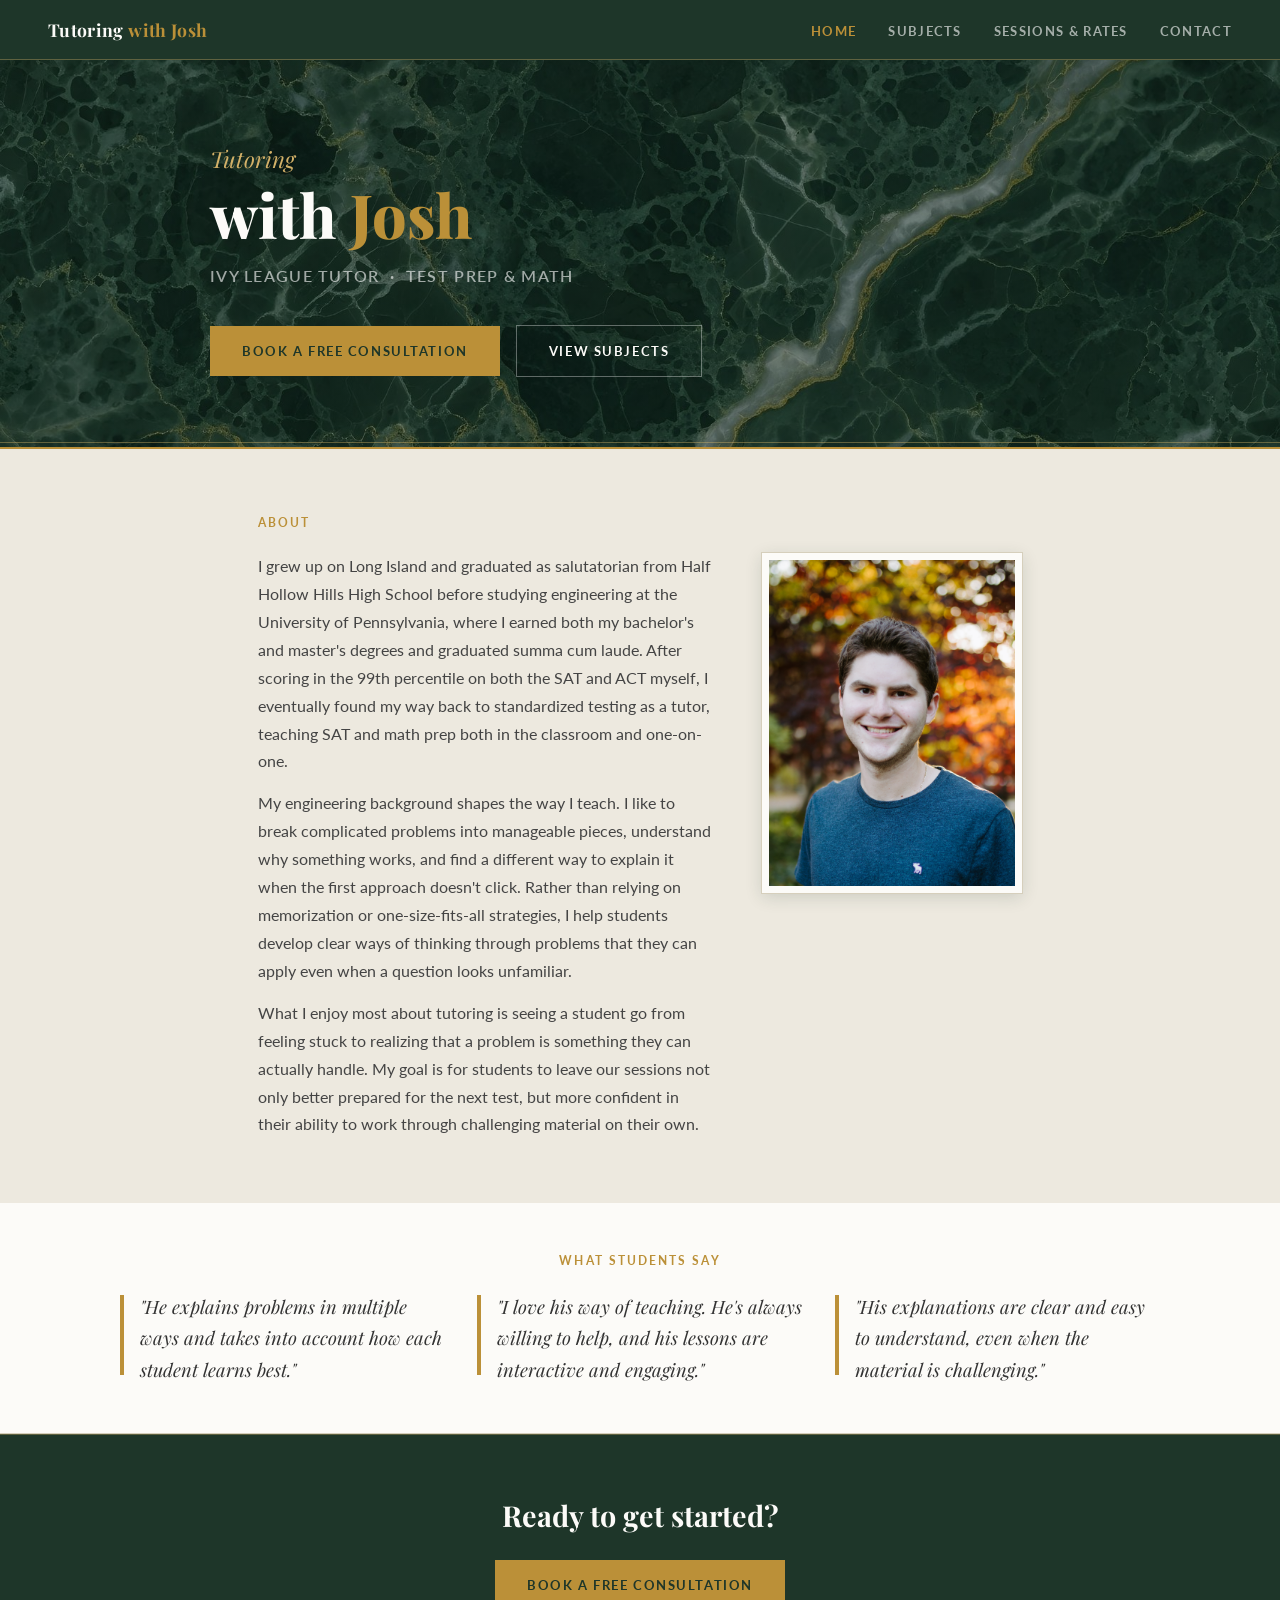
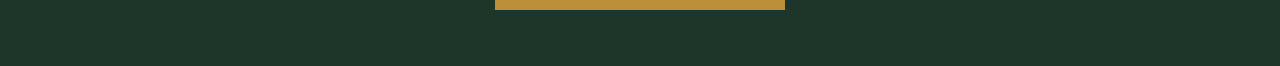
<file: index.html>
<!DOCTYPE html>
<html lang="en">
<head>
  <meta charset="UTF-8" />
  <meta name="viewport" content="width=device-width, initial-scale=1.0" />
  <title>Tutoring with Josh | Ivy League Tutor · Long Island</title>
  <link rel="preconnect" href="https://fonts.googleapis.com" />
  <link rel="preconnect" href="https://fonts.gstatic.com" crossorigin />
  <link href="https://fonts.googleapis.com/css2?family=Playfair+Display:ital,wght@0,700;0,800;1,400;1,600&family=Lato:wght@300;400;700&display=swap" rel="stylesheet" />
  <link rel="stylesheet" href="style.css" />
</head>
<body>

  <nav>
    <a class="nav-brand" href="index.html">Tutoring <span>with Josh</span></a>
    <ul class="nav-links">
      <li><a href="index.html" class="active">Home</a></li>
      <li><a href="subjects.html">Subjects</a></li>
      <li><a href="sessions.html">Sessions &amp; Rates</a></li>
      <li><a href="contact.html">Contact</a></li>
    </ul>
  </nav>

  <section class="hero">
    <div class="hero-inner">
      <div class="hero-eyebrow">Tutoring</div>
      <h1 class="hero-title">with <span>Josh</span></h1>
      <p class="hero-sub">Ivy League tutor &nbsp;·&nbsp; Test Prep & Math</p>
      <div class="hero-cta">
        <a href="contact.html" class="btn">Book a Free Consultation</a>
        <a href="subjects.html" class="btn btn-outline">View Subjects</a>
      </div>
    </div>
  </section>

  <main class="main">
    <section id="about">
      <p class="section-label">About</p>
      <div class="about-layout">
        <div class="about-text">
          <p>I grew up on Long Island and graduated as salutatorian from Half Hollow Hills High School before studying engineering at the University of Pennsylvania, where I earned both my bachelor's and master's degrees and graduated summa cum laude. After scoring in the 99th percentile on both the SAT and ACT myself, I eventually found my way back to standardized testing as a tutor, teaching SAT and math prep both in the classroom and one-on-one.</p>
          <p>My engineering background shapes the way I teach. I like to break complicated problems into manageable pieces, understand why something works, and find a different way to explain it when the first approach doesn't click. Rather than relying on memorization or one-size-fits-all strategies, I help students develop clear ways of thinking through problems that they can apply even when a question looks unfamiliar.</p>
          <p>What I enjoy most about tutoring is seeing a student go from feeling stuck to realizing that a problem is something they can actually handle. My goal is for students to leave our sessions not only better prepared for the next test, but more confident in their ability to work through challenging material on their own.</p>
        </div>
        <div class="about-image">
          <img src="josh.jpg" alt="Josh Feig" />
        </div>
      </div>
    </section>
  </main>

  <div class="testimonial-band">
    <p class="section-label" style="text-align:center;">What Students Say</p>
    <div class="testimonials-grid">
      <div class="testimonial-card">
        <div class="testimonial-bar"></div>
        <div>
          <p class="testimonial-text">"He explains problems in multiple ways and takes into account how each student learns best."</p>
        </div>
      </div>
      <div class="testimonial-card">
        <div class="testimonial-bar"></div>
        <div>
          <p class="testimonial-text">"I love his way of teaching. He's always willing to help, and his lessons are interactive and engaging."</p>
        </div>
      </div>
      <div class="testimonial-card">
        <div class="testimonial-bar"></div>
        <div>
          <p class="testimonial-text">"His explanations are clear and easy to understand, even when the material is challenging."</p>
        </div>
      </div>
    </div>
  </div>

  <footer>
    <div class="footer-inner footer-simple">
      <p class="footer-headline">Ready to get started?</p>
      <a href="contact.html" class="btn">Book a Free Consultation</a>
    </div>
  </footer>

</body>
</html>
</file>
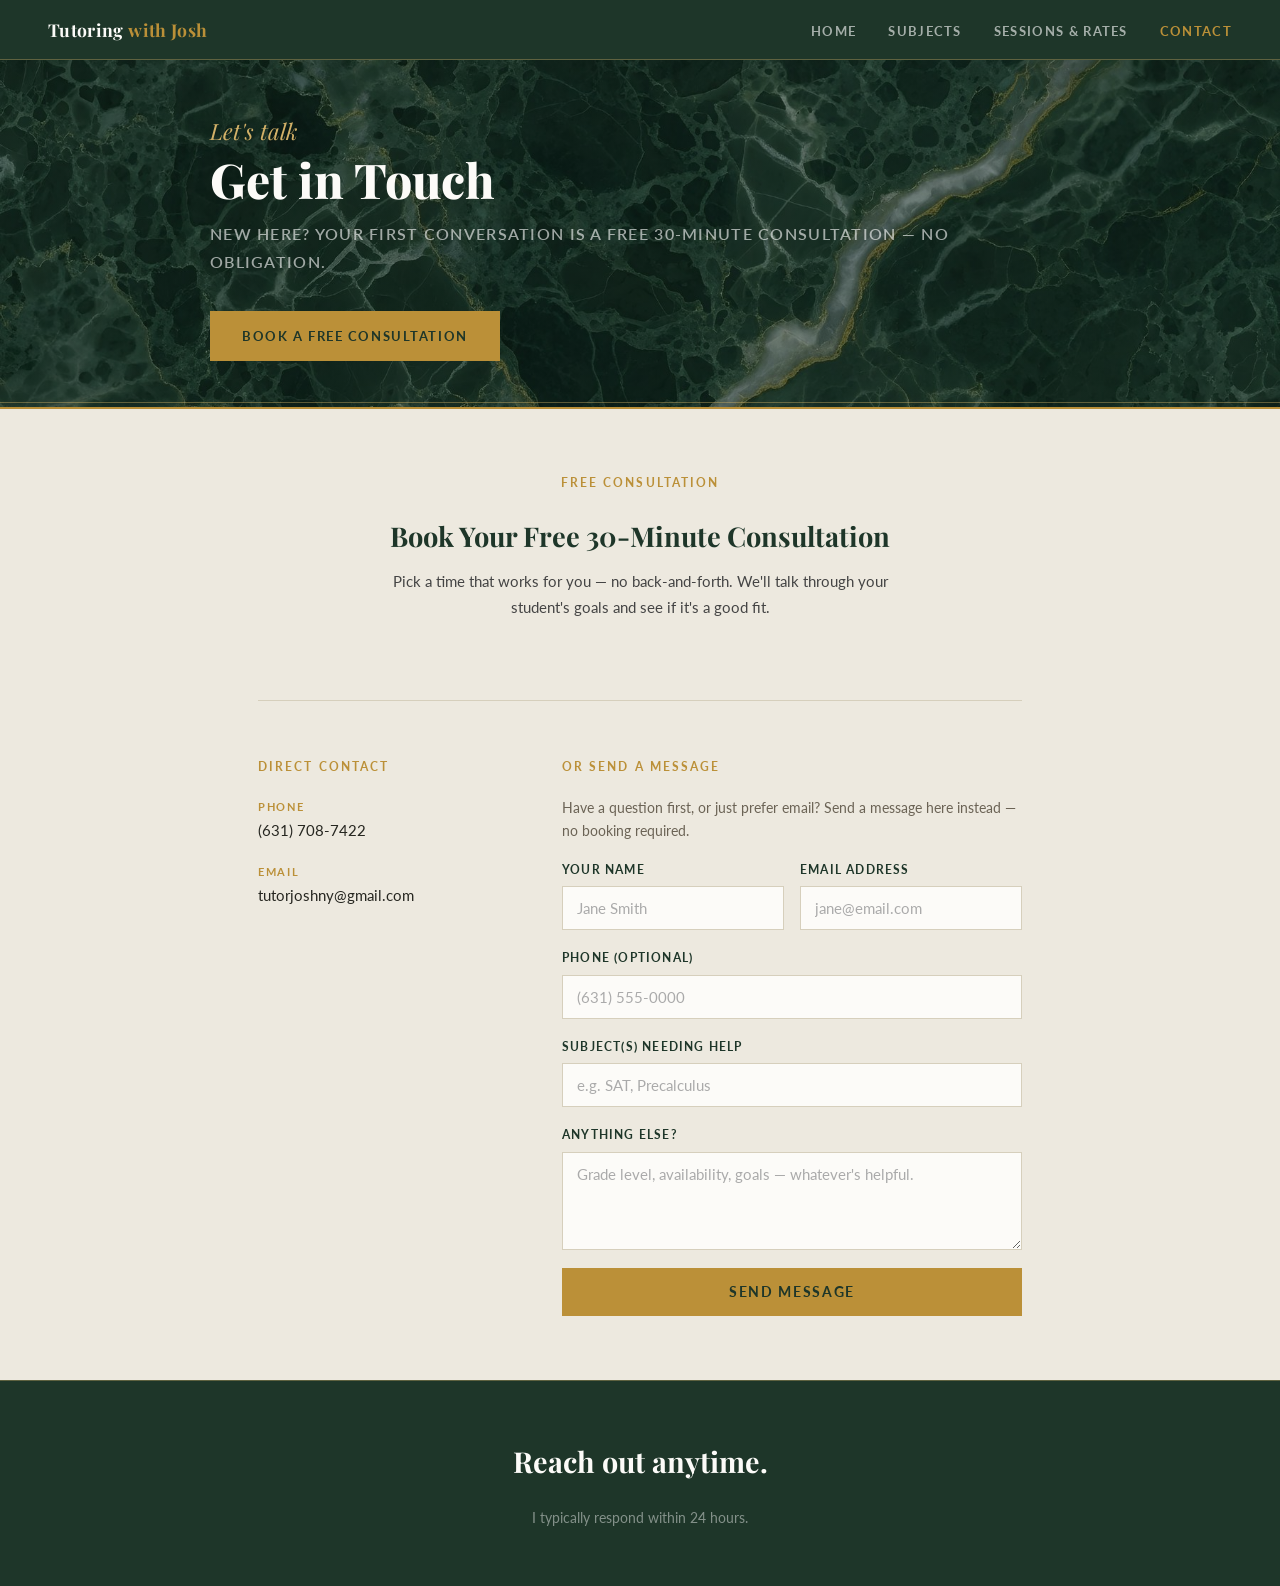
<file: contact.html>
<!DOCTYPE html>
<html lang="en">
<head>
  <meta charset="UTF-8" />
  <meta name="viewport" content="width=device-width, initial-scale=1.0" />
  <title>Contact | Tutoring with Josh</title>
  <link rel="preconnect" href="https://fonts.googleapis.com" />
  <link rel="preconnect" href="https://fonts.gstatic.com" crossorigin />
  <link href="https://fonts.googleapis.com/css2?family=Playfair+Display:ital,wght@0,700;0,800;1,400;1,600&family=Lato:wght@300;400;700&display=swap" rel="stylesheet" />
  <link rel="stylesheet" href="style.css" />
</head>
<body>

  <nav>
    <a class="nav-brand" href="index.html">Tutoring <span>with Josh</span></a>
    <ul class="nav-links">
      <li><a href="index.html">Home</a></li>
      <li><a href="subjects.html">Subjects</a></li>
      <li><a href="sessions.html">Sessions &amp; Rates</a></li>
      <li><a href="contact.html" class="active">Contact</a></li>
    </ul>
  </nav>

  <section class="page-hero">
    <div class="hero-inner">
      <div class="hero-eyebrow">Let's talk</div>
      <h1 class="hero-title" style="font-size: clamp(2rem, 4vw, 3rem);">Get in Touch</h1>
      <p class="hero-sub">New here? Your first conversation is a free 30-minute consultation — no obligation.</p>
      <div class="hero-cta">
        <a href="#book" class="btn">Book a Free Consultation</a>
      </div>
    </div>
  </section>

  <main class="main">

    <section class="content-section" id="book" style="text-align:center;">
      <p class="section-label">Free Consultation</p>
      <h2 class="services-heading" style="font-size:1.7rem; margin-bottom:10px;">Book Your Free 30-Minute Consultation</h2>
      <p class="approach-text" style="max-width:520px; margin:0 auto 24px;">Pick a time that works for you — no back-and-forth. We'll talk through your student's goals and see if it's a good fit.</p>
      <div style="display:flex; justify-content:center;">
        <!-- Google Calendar Appointment Scheduling begin -->
        <link href="https://calendar.google.com/calendar/scheduling-button-script.css" rel="stylesheet">
        <script src="https://calendar.google.com/calendar/scheduling-button-script.js" async></script>
        <script>
        (function() {
          var target = document.currentScript;
          window.addEventListener('load', function() {
            calendar.schedulingButton.load({
              url: 'https://calendar.google.com/calendar/appointments/schedules/AcZssZ16hfTyadDiDKeo-Ryy1z4zU0WQ5nzunHLrdgZyc2hhLpg_nw2c9n1gdTldPTIu9C_6tH-KxH49?gv=true',
              color: '#a9822f',
              label: 'Choose a Time',
              target,
            });
          });
        })();
        </script>
        <!-- end Google Calendar Appointment Scheduling -->
      </div>
    </section>

    <div class="divider"></div>

    <div class="contact-layout">

      <div class="contact-info">
        <p class="section-label">Direct Contact</p>
        <ul class="contact-list">
          <li class="contact-row">
            <span class="contact-label">Phone</span>
            <a class="contact-value" href="tel:6317087422">(631) 708-7422</a>
          </li>
          <li class="contact-row">
            <span class="contact-label">Email</span>
            <a class="contact-value" href="mailto:tutorjoshny@gmail.com">tutorjoshny@gmail.com</a>
          </li>
        </ul>
      </div>

      <div class="contact-form-wrap">
        <p class="section-label">Or Send a Message</p>
        <p class="rate-desc" style="margin-bottom:18px;">Have a question first, or just prefer email? Send a message here instead — no booking required.</p>
        <form action="https://api.web3forms.com/submit" method="POST" class="contact-form">
          <input type="hidden" name="access_key" value="3a1e48f5-1595-4da3-b4a2-e59e41908c08" />
          <input type="hidden" name="subject" value="New Tutoring Inquiry" />
          <input type="hidden" name="redirect" value="false" />

          <div class="field-row">
            <div class="field">
              <label for="name">Your Name</label>
              <input type="text" id="name" name="name" placeholder="Jane Smith" required />
            </div>
            <div class="field">
              <label for="email">Email Address</label>
              <input type="email" id="email" name="email" placeholder="jane@email.com" required />
            </div>
          </div>

          <div class="field">
            <label for="phone">Phone (optional)</label>
            <input type="tel" id="phone" name="phone" placeholder="(631) 555-0000" />
          </div>

          <div class="field">
            <label for="subject">Subject(s) Needing Help</label>
            <input type="text" id="subject-help" name="subject_help" placeholder="e.g. SAT, Precalculus" />
          </div>

          <div class="field">
            <label for="message">Anything else?</label>
            <textarea id="message" name="message" rows="4" placeholder="Grade level, availability, goals — whatever's helpful."></textarea>
          </div>

          <button type="submit" class="btn btn-submit">Send Message</button>
        </form>
      </div>

    </div>
  </main>

  <footer>
    <div class="footer-inner footer-simple">
      <p class="footer-headline">Reach out anytime.</p>
      <p style="color:rgba(255,255,255,0.45); font-size:0.9rem; margin-top:8px;">I typically respond within 24 hours.</p>
    </div>
  </footer>

</body>
</html>
</file>
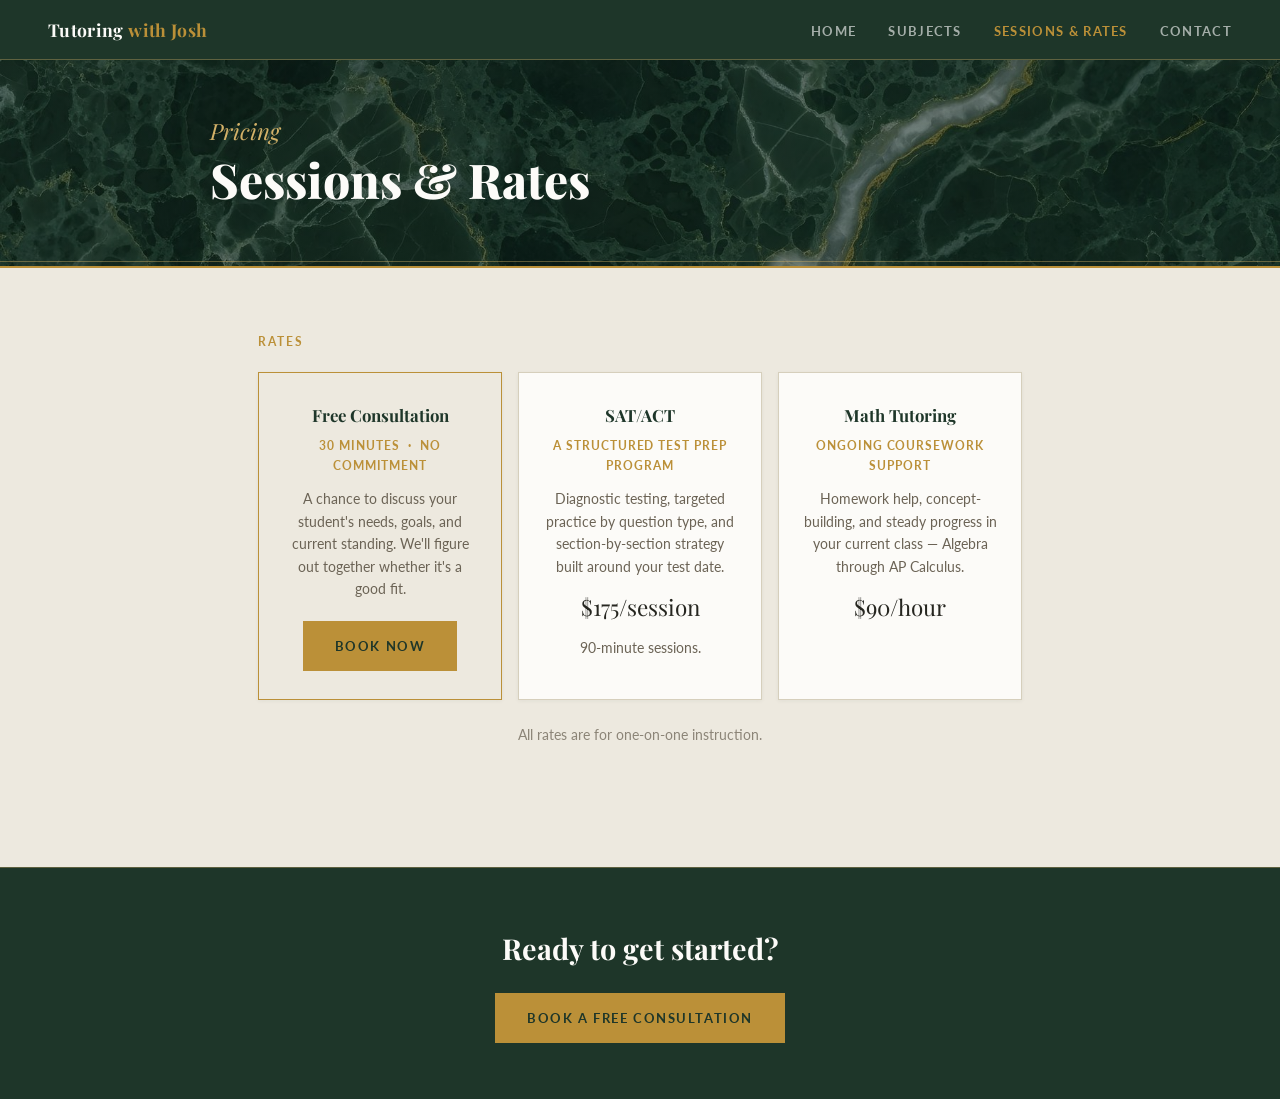
<file: sessions.html>
<!DOCTYPE html>
<html lang="en">
<head>
  <meta charset="UTF-8" />
  <meta name="viewport" content="width=device-width, initial-scale=1.0" />
  <title>Sessions & Rates | Tutoring with Josh</title>
  <link rel="preconnect" href="https://fonts.googleapis.com" />
  <link rel="preconnect" href="https://fonts.gstatic.com" crossorigin />
  <link href="https://fonts.googleapis.com/css2?family=Playfair+Display:ital,wght@0,700;0,800;1,400;1,600&family=Lato:wght@300;400;700&display=swap" rel="stylesheet" />
  <link rel="stylesheet" href="style.css" />
</head>
<body>

  <nav>
    <a class="nav-brand" href="index.html">Tutoring <span>with Josh</span></a>
    <ul class="nav-links">
      <li><a href="index.html">Home</a></li>
      <li><a href="subjects.html">Subjects</a></li>
      <li><a href="sessions.html" class="active">Sessions &amp; Rates</a></li>
      <li><a href="contact.html">Contact</a></li>
    </ul>
  </nav>

  <section class="page-hero">
    <div class="hero-inner">
      <div class="hero-eyebrow">Pricing</div>
      <h1 class="hero-title" style="font-size: clamp(2rem, 4vw, 3rem);">Sessions &amp; Rates</h1>
    </div>
  </section>

  <main class="main">

    <section class="content-section">
      <p class="section-label">Rates</p>
      <div class="rates-grid">
        <div class="rate-card rate-card--highlight">
          <h3 class="rate-title">Free Consultation</h3>
          <p class="rate-duration">30 minutes &nbsp;·&nbsp; No commitment</p>
          <p class="rate-desc">A chance to discuss your student's needs, goals, and current standing. We'll figure out together whether it's a good fit.</p>
          <a href="contact.html#book" class="btn" style="margin-top: 20px;">Book Now</a>
        </div>
        <div class="rate-card">
          <h3 class="rate-title">SAT/ACT</h3>
          <p class="rate-duration">A structured test prep program</p>
          <p class="rate-desc">Diagnostic testing, targeted practice by question type, and section-by-section strategy built around your test date.</p>
          <p class="rate-price" style="font-family:'Playfair Display',serif; font-size:1.4rem; margin-top:10px;">$175/session</p>
          <p class="rate-desc" style="margin-top:10px;">90-minute sessions.</p>
        </div>
        <div class="rate-card">
          <h3 class="rate-title">Math Tutoring</h3>
          <p class="rate-duration">Ongoing coursework support</p>
          <p class="rate-desc">Homework help, concept-building, and steady progress in your current class — Algebra through AP Calculus.</p>
          <p class="rate-price" style="font-family:'Playfair Display',serif; font-size:1.4rem; margin-top:10px;">$90/hour</p>
          <p class="rate-desc" style="margin-top:10px;"> </p>
        </div>
      </div>
      <p class="rate-desc" style="text-align:center; margin-top:24px; opacity:0.75;">All rates are for one-on-one instruction.</p>
    </section>

  </main>

  <footer>
    <div class="footer-inner footer-simple">
      <p class="footer-headline">Ready to get started?</p>
      <a href="contact.html" class="btn">Book a Free Consultation</a>
    </div>
  </footer>

</body>
</html>
</file>
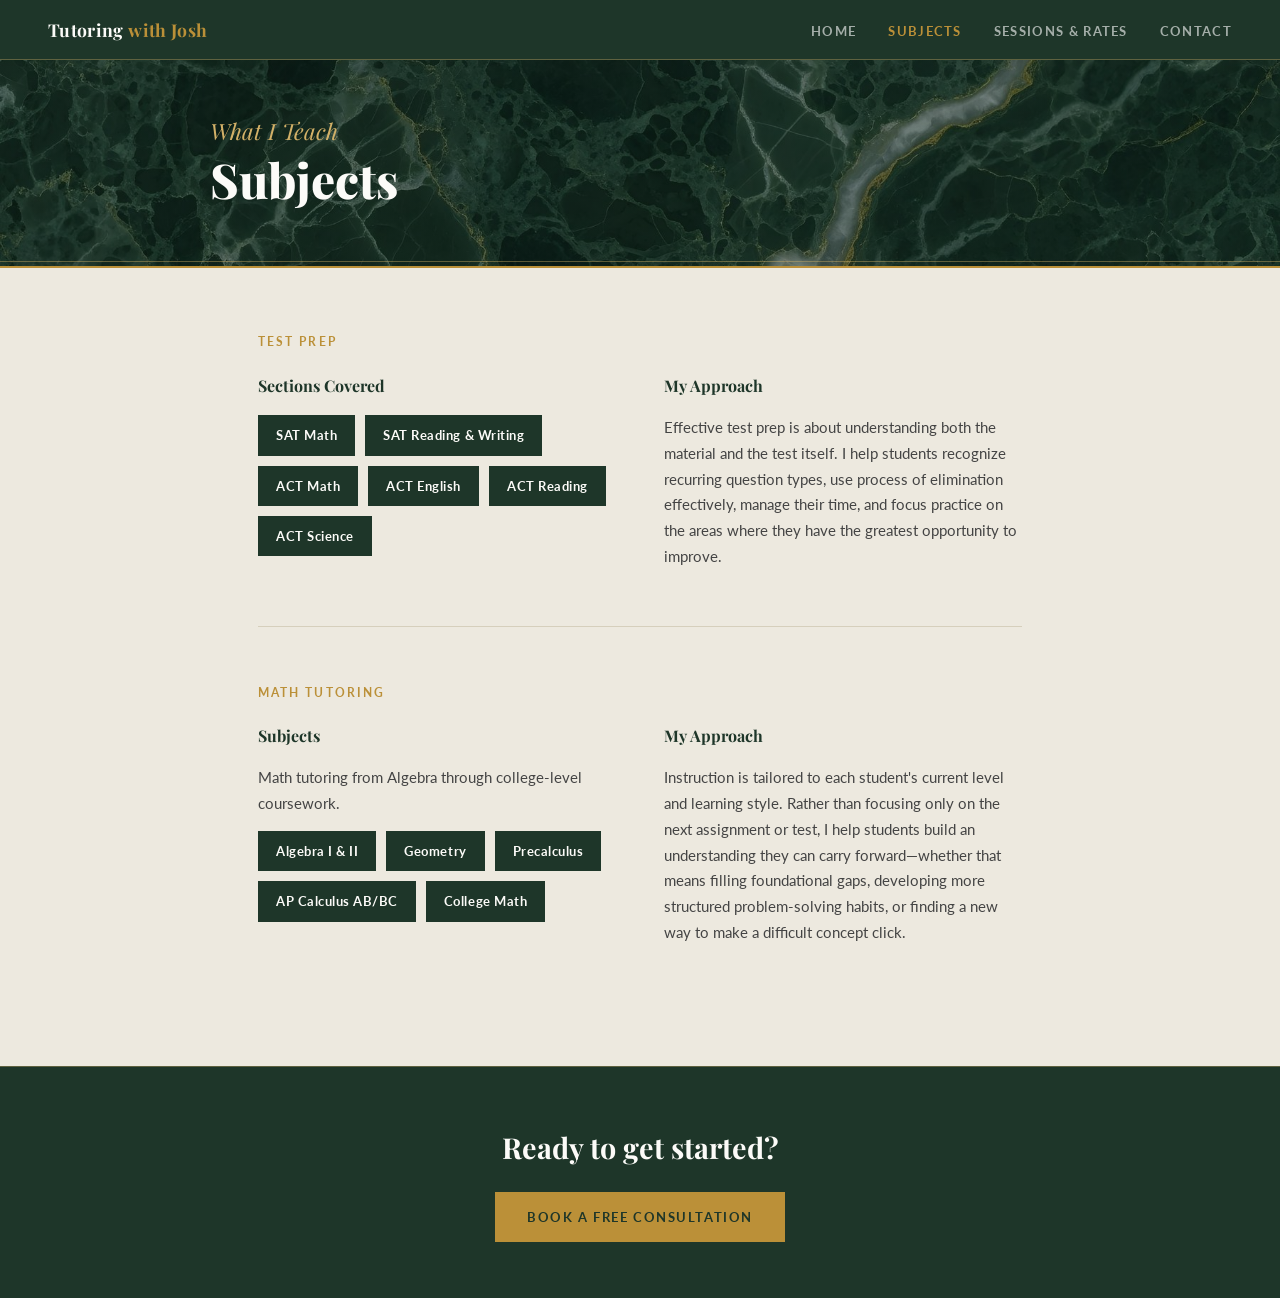
<file: subjects.html>
<!DOCTYPE html>
<html lang="en">
<head>
  <meta charset="UTF-8" />
  <meta name="viewport" content="width=device-width, initial-scale=1.0" />
  <title>Subjects | Tutoring with Josh</title>
  <link rel="preconnect" href="https://fonts.googleapis.com" />
  <link rel="preconnect" href="https://fonts.gstatic.com" crossorigin />
  <link href="https://fonts.googleapis.com/css2?family=Playfair+Display:ital,wght@0,700;0,800;1,400;1,600&family=Lato:wght@300;400;700&display=swap" rel="stylesheet" />
  <link rel="stylesheet" href="style.css" />
</head>
<body>

  <nav>
    <a class="nav-brand" href="index.html">Tutoring <span>with Josh</span></a>
    <ul class="nav-links">
      <li><a href="index.html">Home</a></li>
      <li><a href="subjects.html" class="active">Subjects</a></li>
      <li><a href="sessions.html">Sessions &amp; Rates</a></li>
      <li><a href="contact.html">Contact</a></li>
    </ul>
  </nav>

  <section class="page-hero">
    <div class="hero-inner">
      <div class="hero-eyebrow">What I Teach</div>
      <h1 class="hero-title" style="font-size: clamp(2rem, 4vw, 3rem);">Subjects</h1>
    </div>
  </section>

  <main class="main">

    <section class="content-section">
      <p class="section-label">Test Prep</p>
      <div class="services-grid">
        <div>
          <h2 class="services-heading">Sections Covered</h2>
          <div class="pill-row">
            <span class="pill">SAT Math</span>
            <span class="pill">SAT Reading &amp; Writing</span>
            <span class="pill">ACT Math</span>
            <span class="pill">ACT English</span>
            <span class="pill">ACT Reading</span>
            <span class="pill">ACT Science</span>
          </div>
        </div>
        <div>
          <h2 class="services-heading">My Approach</h2>
          <p class="approach-text">Effective test prep is about understanding both the material and the test itself. I help students recognize recurring question types, use process of elimination effectively, manage their time, and focus practice on the areas where they have the greatest opportunity to improve.</p>
        </div>
      </div>
    </section>

    <div class="divider"></div>

    <section class="content-section">
      <p class="section-label">Math Tutoring</p>
      <div class="services-grid">
        <div>
          <h2 class="services-heading">Subjects</h2>
          <p class="approach-text" style="margin-bottom:14px;">Math tutoring from Algebra through college-level coursework.</p>
          <div class="pill-row">
            <span class="pill">Algebra I &amp; II</span>
            <span class="pill">Geometry</span>
            <span class="pill">Precalculus</span>
            <span class="pill">AP Calculus AB/BC</span>
            <span class="pill">College Math</span>
          </div>
        </div>
        <div>
          <h2 class="services-heading">My Approach</h2>
          <p class="approach-text">Instruction is tailored to each student's current level and learning style. Rather than focusing only on the next assignment or test, I help students build an understanding they can carry forward—whether that means filling foundational gaps, developing more structured problem-solving habits, or finding a new way to make a difficult concept click.</p>
        </div>
      </div>
    </section>

  </main>

  <footer>
    <div class="footer-inner footer-simple">
      <p class="footer-headline">Ready to get started?</p>
      <a href="contact.html" class="btn">Book a Free Consultation</a>
    </div>
  </footer>

</body>
</html>
</file>
<file: style.css>
*, *::before, *::after { box-sizing: border-box; margin: 0; padding: 0; }

:root {
  --navy: #1e3629;
  --navy-light: #2c4d3d;
  --gold: #bb9038;
  --gold-light: #d3b168;
  --cream: #ede9df;
  --white: #fcfbf8;
  --text: #262620;
  --text-muted: #6b6355;
  --border: #d6cfbc;
}

html { scroll-behavior: smooth; }

body {
  font-family: 'Lato', sans-serif;
  color: var(--text);
  background-color: var(--cream);
  font-size: 16px;
  line-height: 1.7;
}

/* ── NAV ── */
nav {
  background-color: var(--navy);
  border-bottom: 1px solid rgba(211,177,104,0.35);
  position: sticky;
  top: 0;
  z-index: 100;
  display: flex;
  justify-content: space-between;
  align-items: center;
  padding: 0 48px;
  height: 60px;
}

.nav-brand {
  font-family: 'Playfair Display', serif;
  color: var(--white);
  font-size: 1.1rem;
  font-weight: 700;
  letter-spacing: 0.02em;
  text-decoration: none;
}

.nav-brand span { color: var(--gold); }

.nav-links {
  display: flex;
  gap: 32px;
  list-style: none;
}

.nav-links a {
  color: rgba(255,255,255,0.6);
  text-decoration: none;
  font-size: 0.82rem;
  font-weight: 700;
  letter-spacing: 0.1em;
  text-transform: uppercase;
  transition: color 0.2s;
}

.nav-links a:hover,
.nav-links a.active { color: var(--gold); }

/* ── HERO ── */
.hero {
  background-color: var(--navy);
  background-image: linear-gradient(rgba(15,30,22,0.55), rgba(15,30,22,0.55)), url('marble-dark.jpg');
  background-size: cover;
  background-position: center;
  background-repeat: no-repeat;
  padding: 80px 48px 72px;
  position: relative;
  overflow: hidden;
}

.hero::before {
  content: '';
  position: absolute;
  bottom: 6px; left: 0; right: 0;
  height: 1px;
  background: rgba(211,177,104,0.4);
}

.hero::after {
  content: '';
  position: absolute;
  bottom: 0; left: 0; right: 0;
  height: 2px;
  background: var(--gold);
}

.page-hero {
  background-color: var(--navy);
  background-image: linear-gradient(rgba(15,30,22,0.55), rgba(15,30,22,0.55)), url('marble-dark.jpg');
  background-size: cover;
  background-position: center;
  background-repeat: no-repeat;
  padding: 52px 48px 48px;
  position: relative;
}

.page-hero::before {
  content: '';
  position: absolute;
  bottom: 6px; left: 0; right: 0;
  height: 1px;
  background: rgba(211,177,104,0.4);
}

.page-hero::after {
  content: '';
  position: absolute;
  bottom: 0; left: 0; right: 0;
  height: 2px;
  background: var(--gold);
}

.hero-inner {
  max-width: 860px;
  margin: 0 auto;
}

.hero-eyebrow {
  font-family: 'Playfair Display', serif;
  font-style: italic;
  color: var(--gold-light);
  font-size: 1.4rem;
  font-weight: 400;
  margin-bottom: 4px;
  opacity: 0;
  animation: fadeUp 0.6s 0.1s forwards;
}

.hero-title {
  font-family: 'Playfair Display', serif;
  font-size: clamp(2.6rem, 5vw, 3.8rem);
  font-weight: 800;
  color: var(--white);
  line-height: 1.05;
  margin-bottom: 16px;
  opacity: 0;
  animation: fadeUp 0.6s 0.25s forwards;
}

.hero-title span { color: var(--gold); }

.hero-sub {
  color: rgba(255,255,255,0.6);
  font-size: 1rem;
  font-weight: 600;
  letter-spacing: 0.08em;
  text-transform: uppercase;
  opacity: 0;
  animation: fadeUp 0.6s 0.4s forwards;
}

.hero-cta {
  margin-top: 36px;
  opacity: 0;
  animation: fadeUp 0.6s 0.55s forwards;
}

@keyframes fadeUp {
  from { opacity: 0; transform: translateY(18px); }
  to   { opacity: 1; transform: translateY(0); }
}

/* ── BUTTONS ── */
.btn {
  display: inline-block;
  background: var(--gold);
  color: var(--navy);
  font-family: 'Lato', sans-serif;
  font-weight: 700;
  font-size: 0.82rem;
  letter-spacing: 0.12em;
  text-transform: uppercase;
  text-decoration: none;
  padding: 14px 32px;
  border: none;
  cursor: pointer;
  transition: background 0.2s, transform 0.15s;
}

.btn:hover {
  background: var(--gold-light);
  transform: translateY(-1px);
}

.btn-outline {
  background: transparent;
  color: var(--white);
  border: 1px solid rgba(255,255,255,0.35);
  margin-left: 12px;
}

.btn-outline:hover {
  background: rgba(255,255,255,0.08);
  transform: translateY(-1px);
}

.btn-dark {
  background: var(--navy);
  color: var(--white);
}

.btn-dark:hover { background: var(--navy-light); }

.btn-submit {
  width: 100%;
  padding: 16px;
  font-size: 0.85rem;
}

/* ── TESTIMONIAL ── */
.testimonial-band {
  background: var(--white);
  padding: 48px;
  border-bottom: 1px solid var(--border);
}

.testimonial-inner {
  max-width: 860px;
  margin: 0 auto;
  display: flex;
  gap: 24px;
  align-items: flex-start;
}

.testimonials-grid {
  max-width: 1040px;
  margin: 0 auto;
  display: grid;
  grid-template-columns: repeat(3, 1fr);
  gap: 32px;
}

.testimonial-card {
  display: flex;
  gap: 16px;
  align-items: flex-start;
}

.testimonial-bar {
  width: 4px;
  min-height: 80px;
  background: var(--gold);
  flex-shrink: 0;
  margin-top: 4px;
}

.testimonial-text {
  font-family: 'Playfair Display', serif;
  font-style: italic;
  font-size: 1.15rem;
  color: #333;
  line-height: 1.7;
}

.testimonial-attr {
  margin-top: 12px;
  font-size: 0.75rem;
  font-weight: 700;
  letter-spacing: 0.12em;
  text-transform: uppercase;
  color: var(--gold);
}

/* ── MAIN ── */
.main {
  max-width: 860px;
  margin: 0 auto;
  padding: 64px 48px;
}

.section-label {
  font-size: 0.72rem;
  font-weight: 700;
  letter-spacing: 0.18em;
  text-transform: uppercase;
  color: var(--gold);
  margin-bottom: 20px;
}

.section-intro {
  color: #444;
  font-size: 0.95rem;
  margin-bottom: 24px;
}

.divider {
  height: 1px;
  background: var(--border);
  margin: 0 0 56px;
}

.content-section { margin-bottom: 56px; }

/* ── ABOUT ── */
.about-text p {
  color: #444;
  font-size: 0.97rem;
  line-height: 1.8;
  margin-bottom: 14px;
}

.about-layout {
  display: flex;
  gap: 48px;
  align-items: flex-start;
}

.about-image {
  flex-shrink: 0;
  width: 260px;
}

.about-image img {
  width: 100%;
  height: 340px;
  object-fit: cover;
  object-position: top;
  border: 7px solid var(--white);
  outline: 1px solid var(--border);
  box-shadow: 0 4px 16px rgba(30,54,41,0.16);
  display: block;
}

@media (max-width: 700px) {
  .about-layout {
    flex-direction: column;
  }

  .about-image {
    width: 100%;
    max-width: 320px;
  }
}

.about-text p:last-of-type { margin-bottom: 0; }

/* ── SUBJECTS ── */
.services-grid {
  display: grid;
  grid-template-columns: 1fr 1fr;
  gap: 48px;
  align-items: start;
}

.services-heading {
  font-family: 'Playfair Display', serif;
  font-size: 1rem;
  font-weight: 700;
  color: var(--navy);
  margin-bottom: 16px;
}

.pill-row {
  display: flex;
  flex-wrap: wrap;
  gap: 10px;
}

.pill {
  background: var(--navy);
  color: var(--white);
  font-size: 0.82rem;
  font-weight: 700;
  letter-spacing: 0.04em;
  padding: 9px 18px;
}

.pill--gold {
  background: rgba(26, 39, 68, 0.28);
  color: var(--navy);
  border: 1.5px solid var(--gold);
}

.approach-text {
  font-size: 0.92rem;
  color: #444;
  line-height: 1.75;
}

/* ── SESSION FORMAT ── */
.format-grid {
  display: grid;
  grid-template-columns: 1fr 1fr;
  gap: 16px;
}

.format-card {
  background: var(--white);
  border: 1px solid var(--border);
  padding: 28px 24px;
  box-shadow: 0 1px 4px rgba(30,54,41,0.06);
  transition: border-color 0.2s, box-shadow 0.2s;
}

.format-card:hover { border-color: var(--gold); }

.format-title {
  font-family: 'Playfair Display', serif;
  font-size: 1.1rem;
  font-weight: 700;
  color: var(--navy);
  margin-bottom: 8px;
}

.format-desc {
  font-size: 0.9rem;
  color: var(--text-muted);
  line-height: 1.6;
}

.area-list {
  list-style: none;
  margin-top: 12px;
  display: flex;
  flex-direction: column;
  gap: 6px;
}

.area-list li {
  font-size: 0.87rem;
  color: var(--text-muted);
  line-height: 1.5;
}

.area-county-inline {
  font-weight: 700;
  color: var(--navy);
}

/* ── RATES ── */
.rates-grid {
  display: grid;
  grid-template-columns: repeat(3, 1fr);
  gap: 16px;
}

.rate-card {
  background: var(--white);
  border: 1px solid var(--border);
  padding: 28px 24px;
  display: flex;
  flex-direction: column;
  align-items: center;
  text-align: center;
  box-shadow: 0 1px 4px rgba(30,54,41,0.06);
}

.rate-card--highlight {
  border-color: var(--gold);
  background: var(--cream);
}

.rate-title {
  font-family: 'Playfair Display', serif;
  font-size: 1.05rem;
  font-weight: 700;
  color: var(--navy);
  margin-bottom: 6px;
}

.rate-duration {
  font-size: 0.75rem;
  font-weight: 700;
  letter-spacing: 0.08em;
  text-transform: uppercase;
  color: var(--gold);
  margin-bottom: 12px;
}

.rate-desc {
  font-size: 0.88rem;
  color: var(--text-muted);
  line-height: 1.6;
  flex: 1;
}

/* ── CONTACT ── */
.contact-layout {
  display: grid;
  grid-template-columns: 240px 1fr;
  gap: 64px;
  align-items: start;
}

.contact-list {
  list-style: none;
  display: flex;
  flex-direction: column;
  gap: 20px;
}

.contact-row {
  display: flex;
  flex-direction: column;
  gap: 3px;
}

.contact-label {
  font-size: 0.7rem;
  font-weight: 700;
  letter-spacing: 0.15em;
  text-transform: uppercase;
  color: var(--gold);
}

.contact-value {
  color: var(--text);
  font-size: 0.95rem;
  text-decoration: none;
  line-height: 1.5;
}

a.contact-value:hover { color: var(--navy); text-decoration: underline; }

/* ── FORM ── */
.contact-form {
  display: flex;
  flex-direction: column;
  gap: 18px;
}

.field-row {
  display: grid;
  grid-template-columns: 1fr 1fr;
  gap: 16px;
}

.field {
  display: flex;
  flex-direction: column;
  gap: 6px;
}

.field label {
  font-size: 0.75rem;
  font-weight: 700;
  letter-spacing: 0.1em;
  text-transform: uppercase;
  color: var(--navy);
}

.field input,
.field textarea {
  background: var(--white);
  border: 1px solid var(--border);
  padding: 12px 14px;
  font-family: 'Lato', sans-serif;
  font-size: 0.95rem;
  color: var(--text);
  outline: none;
  transition: border-color 0.2s;
  width: 100%;
}

.field input:focus,
.field textarea:focus { border-color: var(--gold); }

.field input::placeholder,
.field textarea::placeholder { color: #aaa; }

.field textarea { resize: vertical; }

/* ── FOOTER ── */
footer {
  background-color: var(--navy);
  padding: 56px 48px;
  border-top: 1px solid rgba(211,177,104,0.35);
}

.footer-inner {
  max-width: 860px;
  margin: 0 auto;
}

.footer-simple { text-align: center; }

.footer-headline {
  font-family: 'Playfair Display', serif;
  font-size: 1.8rem;
  font-weight: 700;
  color: var(--white);
  margin-bottom: 20px;
}

/* ── RESPONSIVE ── */
@media (max-width: 700px) {
  nav { padding: 12px 20px; height: auto; flex-wrap: wrap; gap: 8px; }
  .nav-links { gap: 10px; }
  .nav-links a { font-size: 0.68rem; }
  .hero, .page-hero { padding: 52px 24px 48px; }
  .btn { text-align: center; display: block; }
  .hero-cta { display: flex; flex-direction: column; gap: 10px; }
  .testimonial-band { padding: 36px 24px; }
  .testimonials-grid { grid-template-columns: 1fr; gap: 28px; }
  .main { padding: 48px 24px; }
  .services-grid { grid-template-columns: 1fr; gap: 32px; }
  .format-grid { grid-template-columns: 1fr; }
  .rates-grid { grid-template-columns: 1fr; }
  .contact-layout { grid-template-columns: 1fr; gap: 40px; }
  .field-row { grid-template-columns: 1fr; }
  footer { padding: 48px 24px; }
  .btn-outline { margin-left: 0; margin-top: 0; display: block; text-align: center; }
  .about-layout { flex-direction: column; }
  .about-image { width: 100%; max-width: 320px; }
}
</file>
